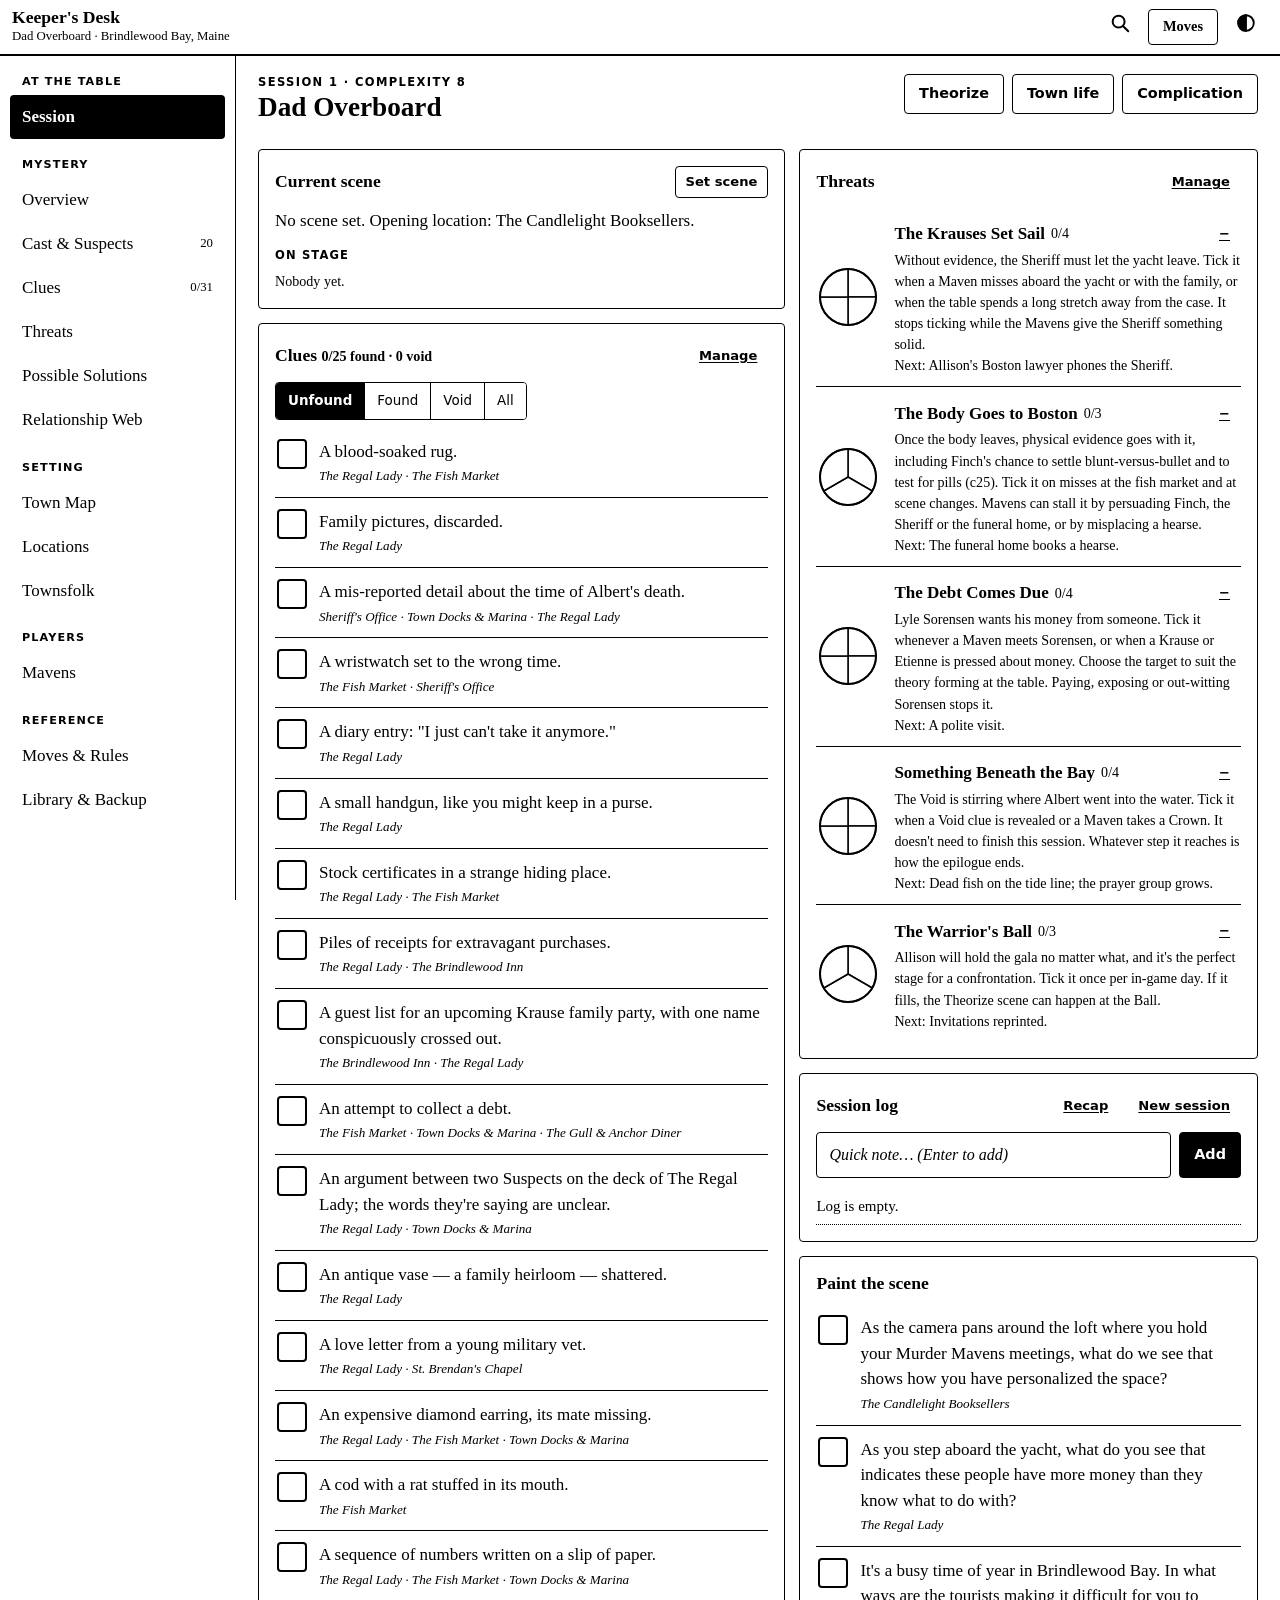
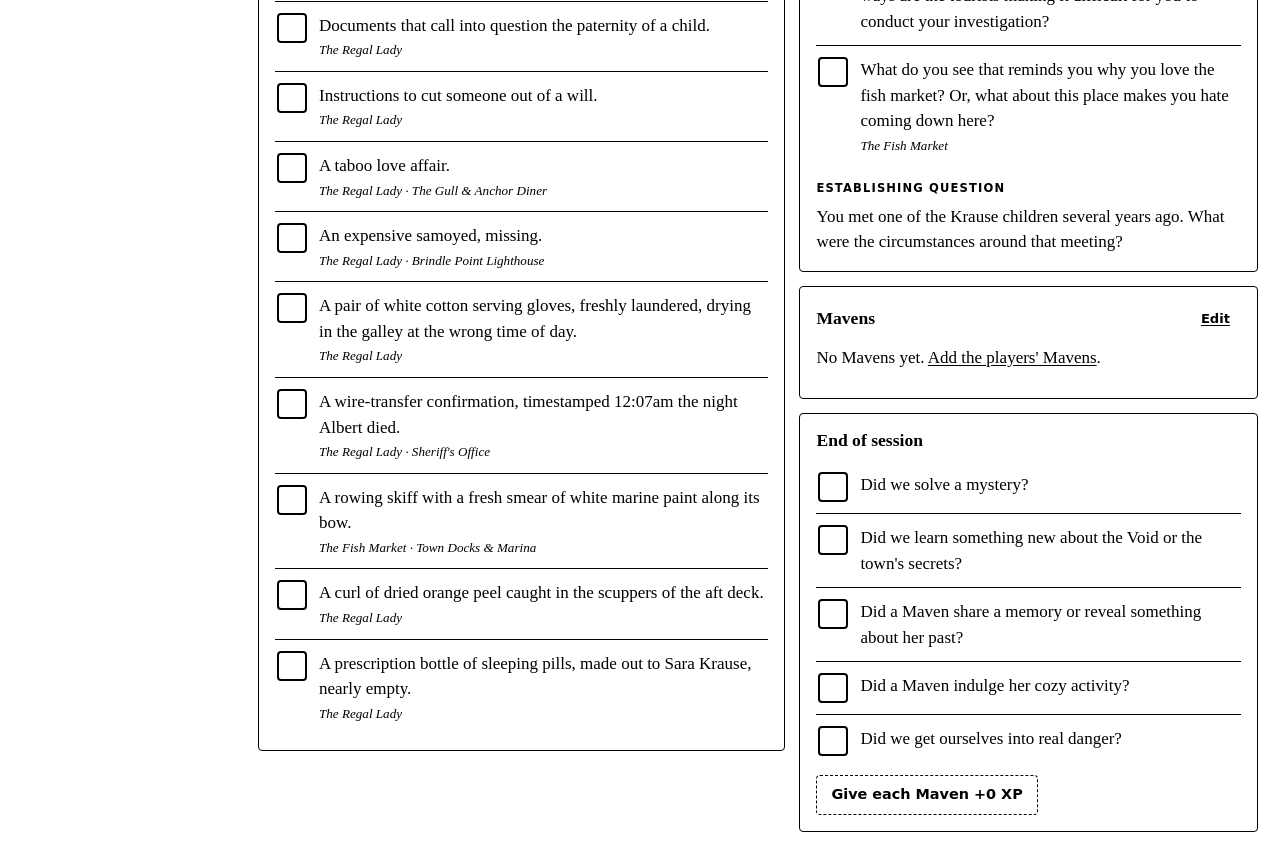
<file: index.html>
<!doctype html>
<html lang="en">
<head>
<meta charset="utf-8">
<meta name="viewport" content="width=device-width, initial-scale=1, viewport-fit=cover">
<meta name="theme-color" content="#ffffff">
<meta name="apple-mobile-web-app-capable" content="yes">
<meta name="mobile-web-app-capable" content="yes">
<meta name="apple-mobile-web-app-status-bar-style" content="default">
<meta name="apple-mobile-web-app-title" content="Keeper's Desk">
<title>Keeper's Desk</title>
<link rel="manifest" href="manifest.webmanifest">
<link rel="icon" href="icons/icon.svg" type="image/svg+xml">
<link rel="apple-touch-icon" href="icons/icon-180.png">
<link rel="stylesheet" href="css/app.css">
</head>
<body>
<div id="app">
  <header class="topbar">
    <button class="icon-btn only-phone" data-act="nav-toggle" aria-label="Menu">☰</button>
    <div class="brand" data-act="go" data-to="#/play">
      <span class="brand-text"><span class="brand-title">Keeper's Desk</span><span class="brand-sub" id="brandSub"></span></span>
    </div>
    <div class="top-actions">
      <button class="icon-btn" data-act="search" aria-label="Search"><svg width="22" height="22" viewBox="0 0 24 24" fill="none" stroke="currentColor" stroke-width="2.2" stroke-linecap="round"><circle cx="10.5" cy="10.5" r="6.5"/><path d="M15.5 15.5 21 21"/></svg></button>
      <button class="pill-btn" data-act="moves-sheet">Moves</button>
      <button class="icon-btn" data-act="theme" aria-label="Invert colours"><svg width="22" height="22" viewBox="0 0 24 24" fill="none" stroke="currentColor" stroke-width="2"><circle cx="12" cy="12" r="8.5"/><path d="M12 3.5a8.5 8.5 0 0 0 0 17z" fill="currentColor"/></svg></button>
    </div>
  </header>
  <nav class="sidebar" id="sidebar"></nav>
  <main id="main" tabindex="-1"></main>
  <nav class="tabbar" id="tabbar"></nav>
</div>
<div class="scrim" id="scrim" data-act="close-overlays"></div>
<aside class="sheet" id="sheet" aria-hidden="true"></aside>
<dialog id="modal"></dialog>
<div id="toast" role="status"></div>
<script src="js/seed.js"></script>
<script src="js/ai.js"></script>
<script src="js/app.js"></script>
</body>
</html>
</file>
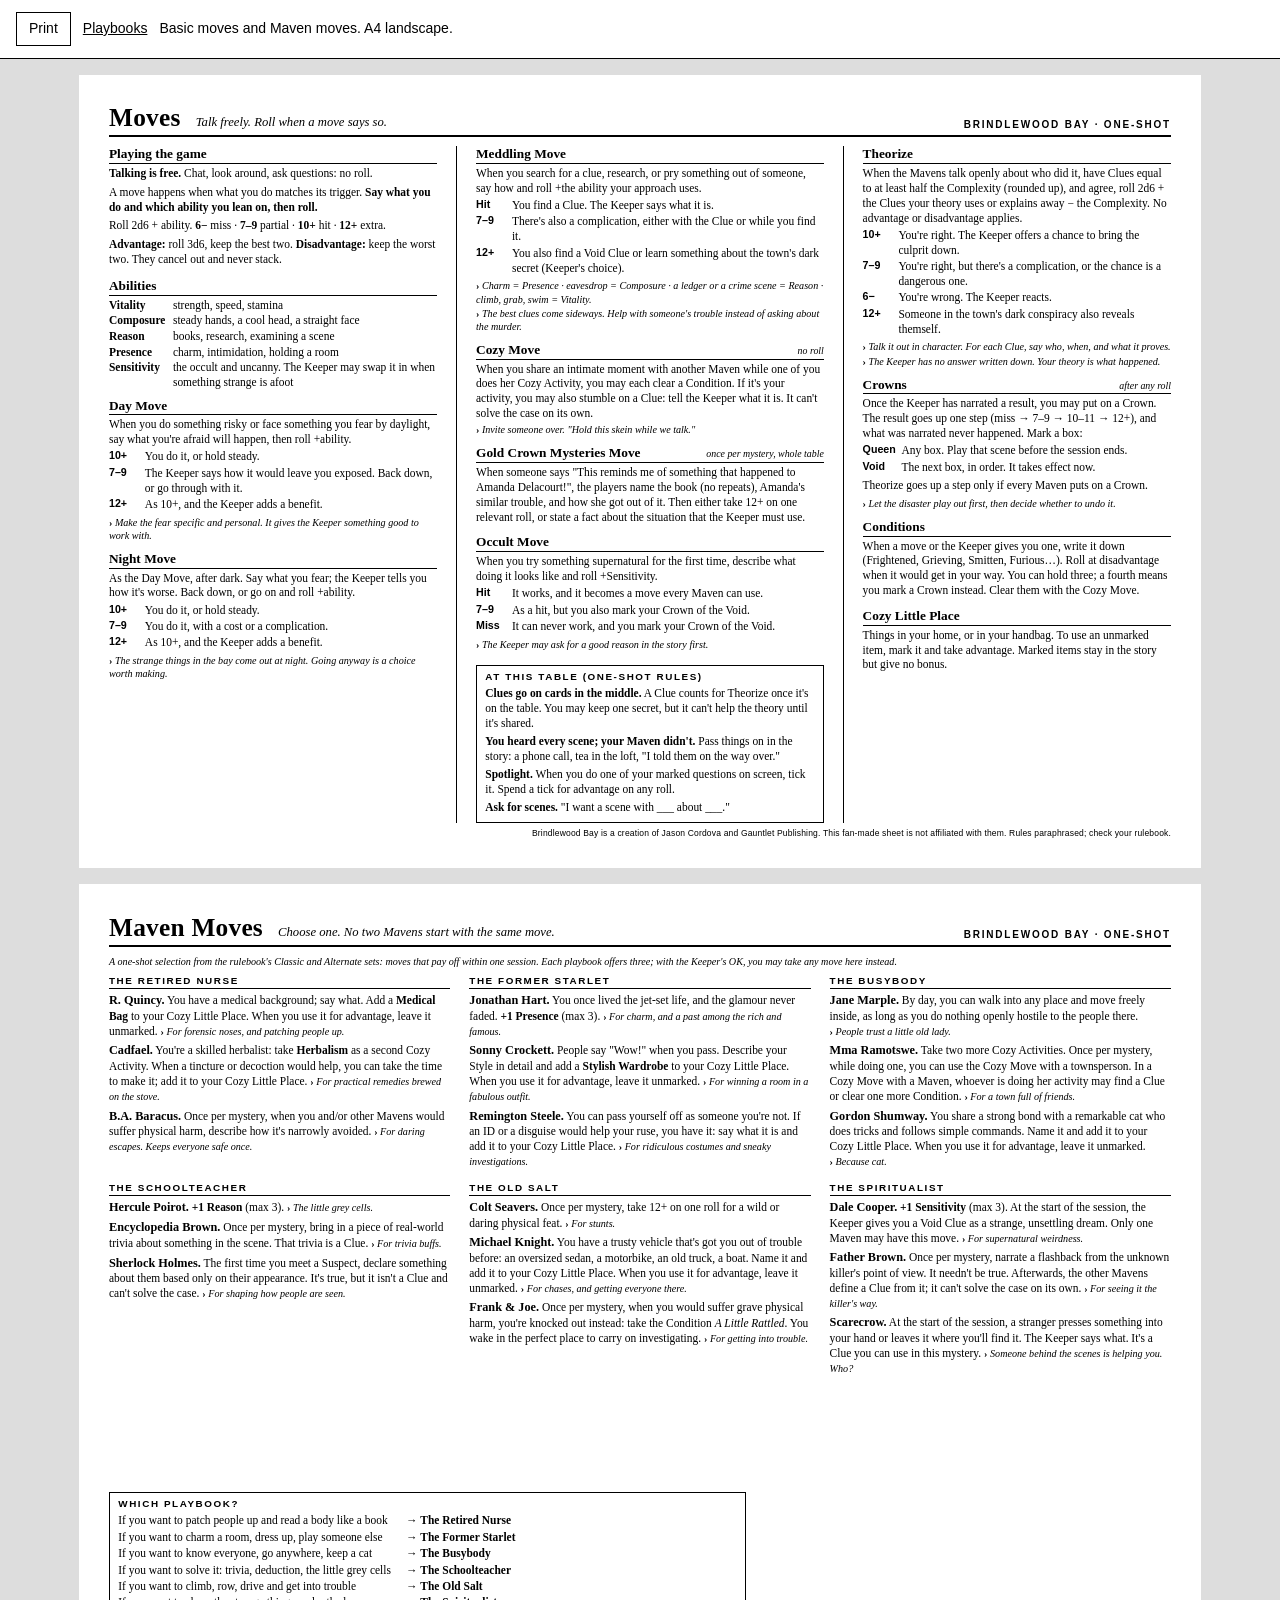
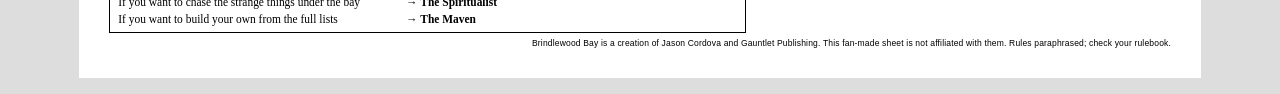
<file: print/moves.html>
<!doctype html>
<html lang="en">
<head>
<meta charset="utf-8">
<meta name="viewport" content="width=device-width, initial-scale=1">
<title>One-shot Moves</title>
<link rel="stylesheet" href="print.css">
</head>
<body data-sheet="moves">
<div class="toolbar">
  <button id="print">Print</button>
  <a href="playbooks.html">Playbooks</a>
  <span>Basic moves and Maven moves. A4 landscape.</span>
</div>
<main id="sheets"></main>
<script src="oneshot-data.js"></script>
<script src="render.js"></script>
</body>
</html>
</file>
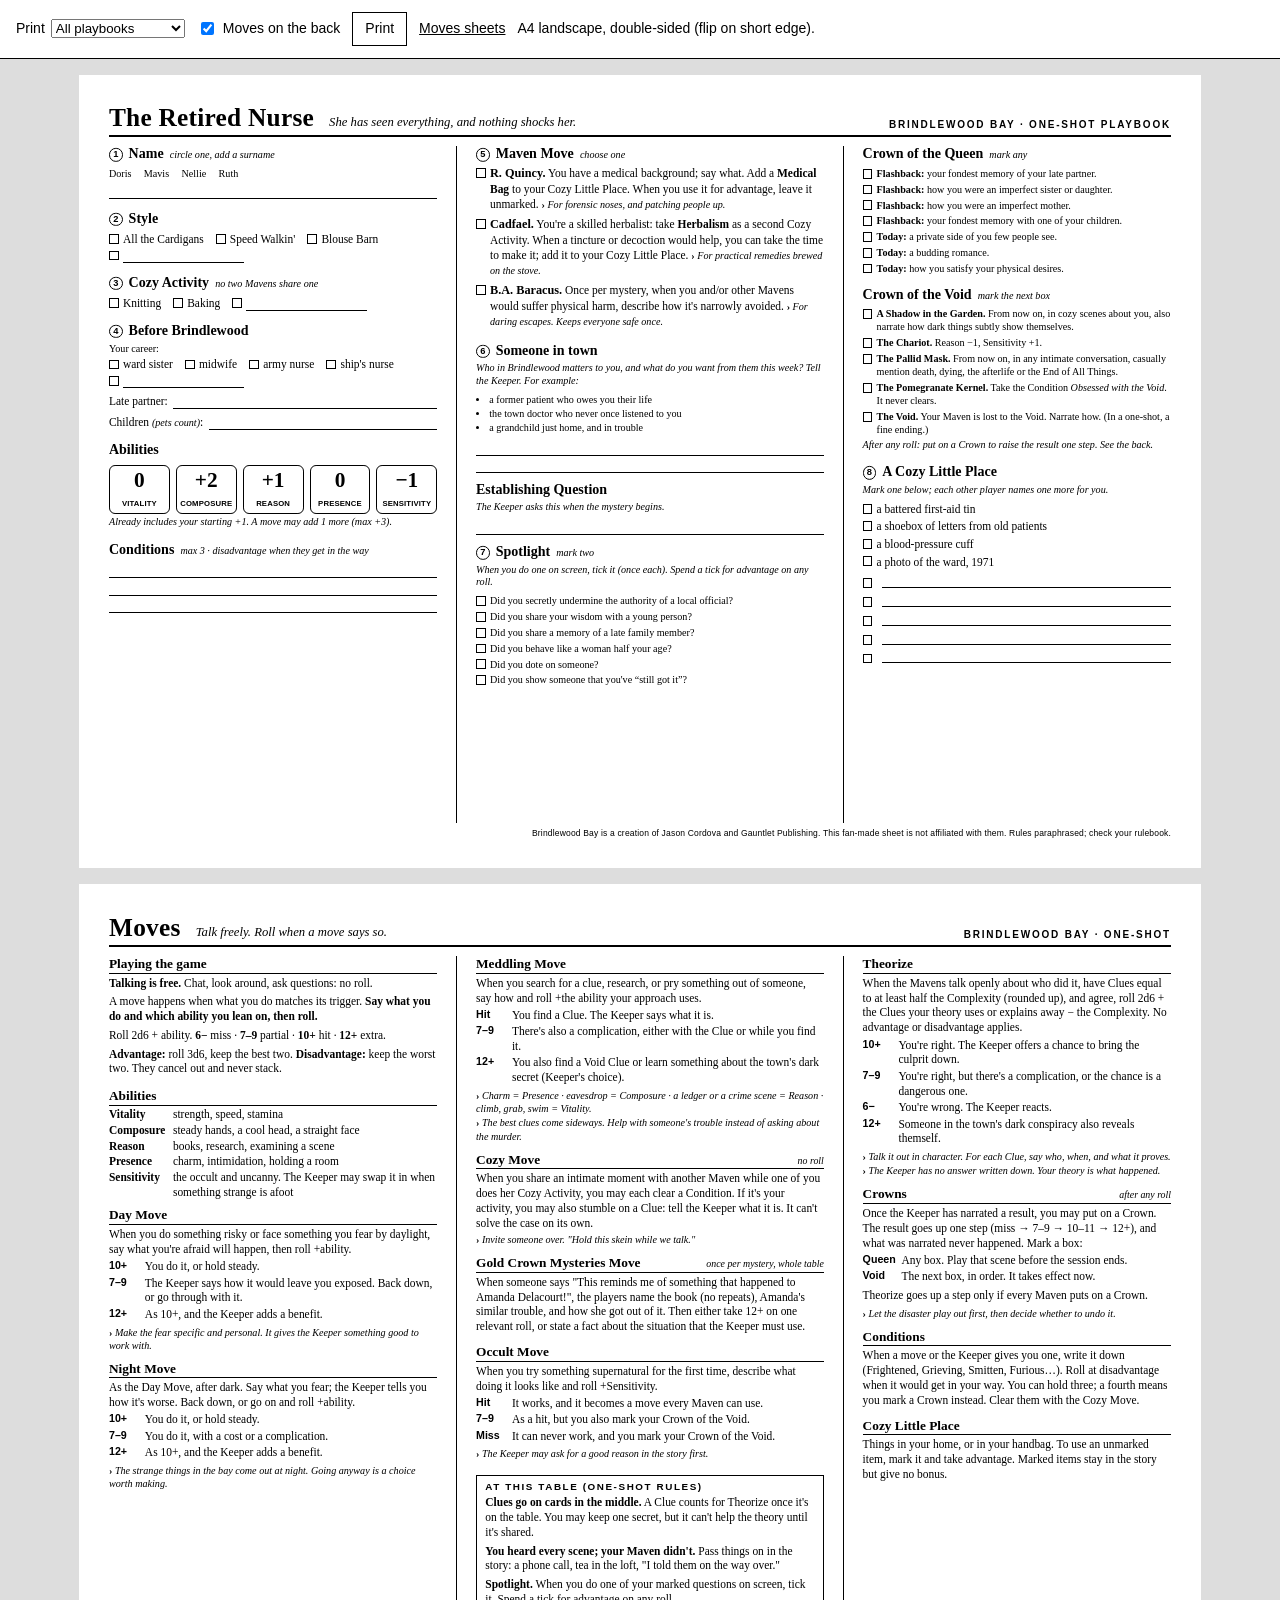
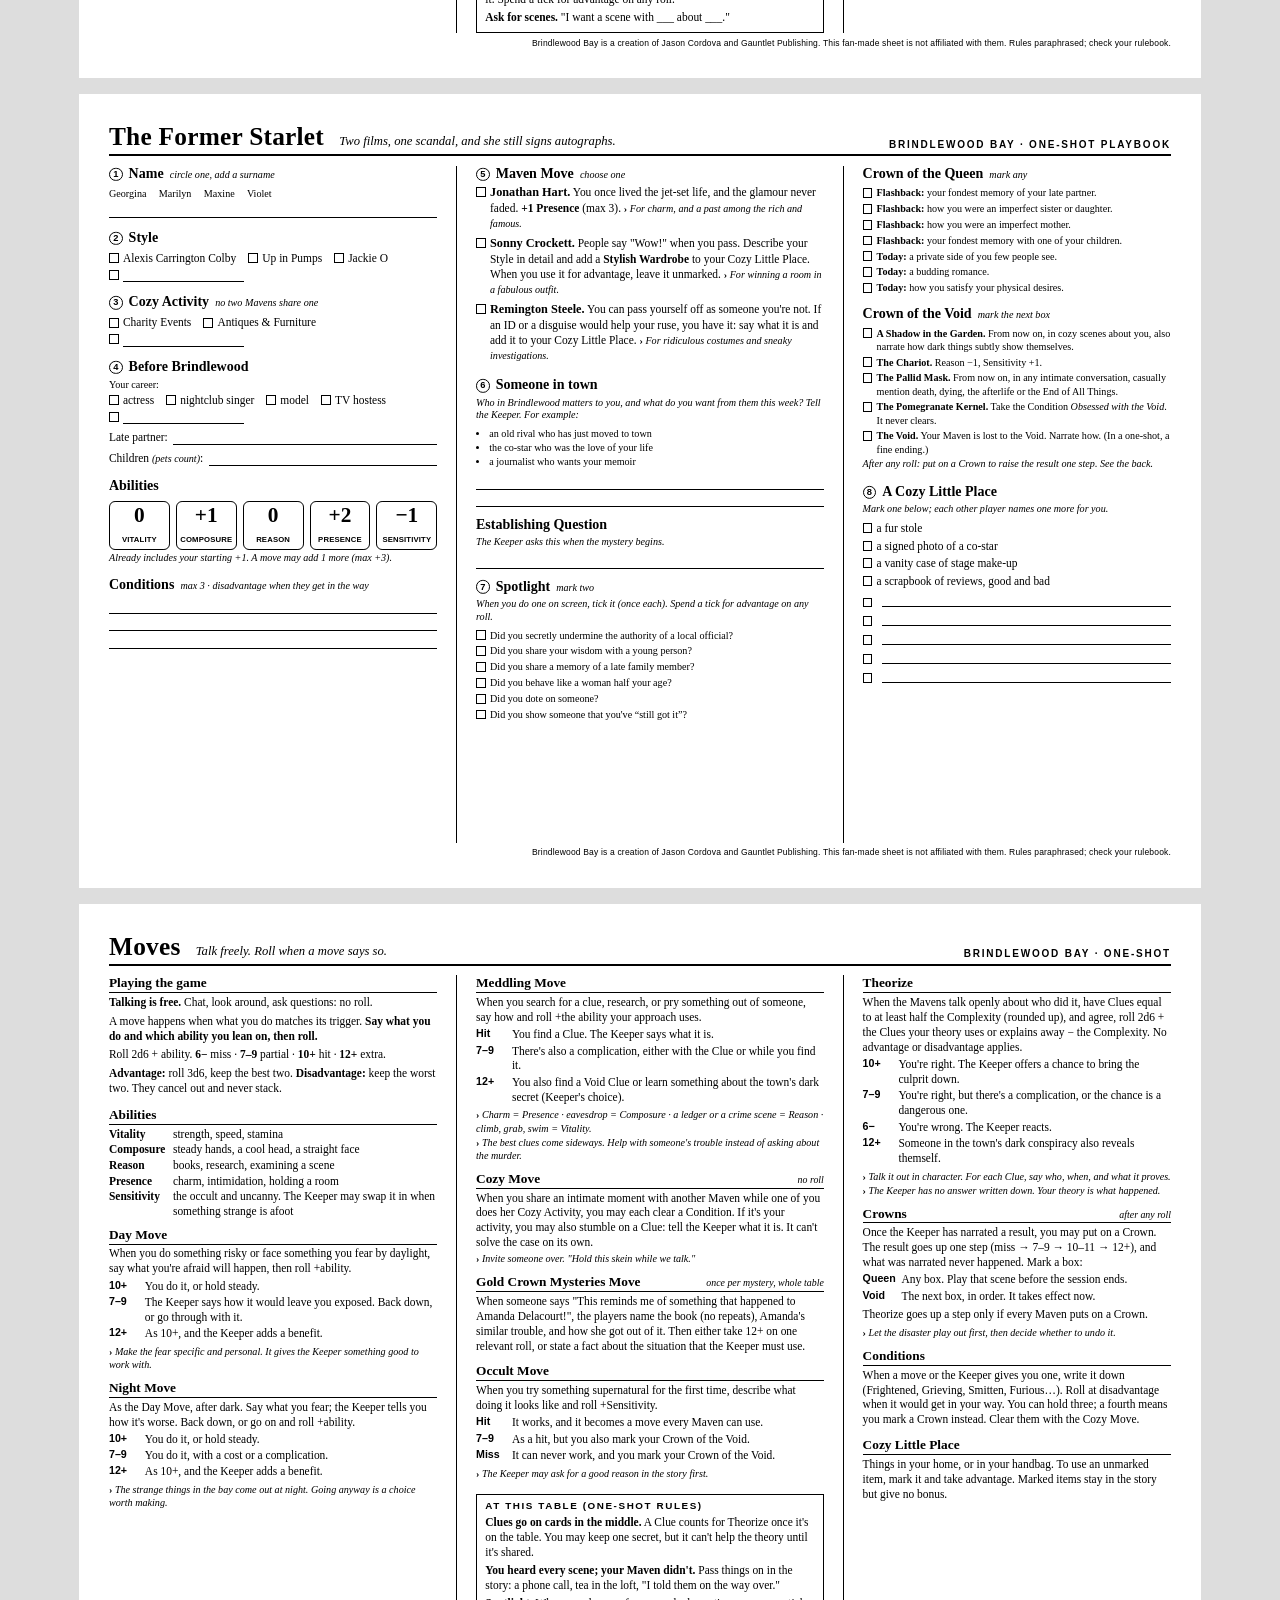
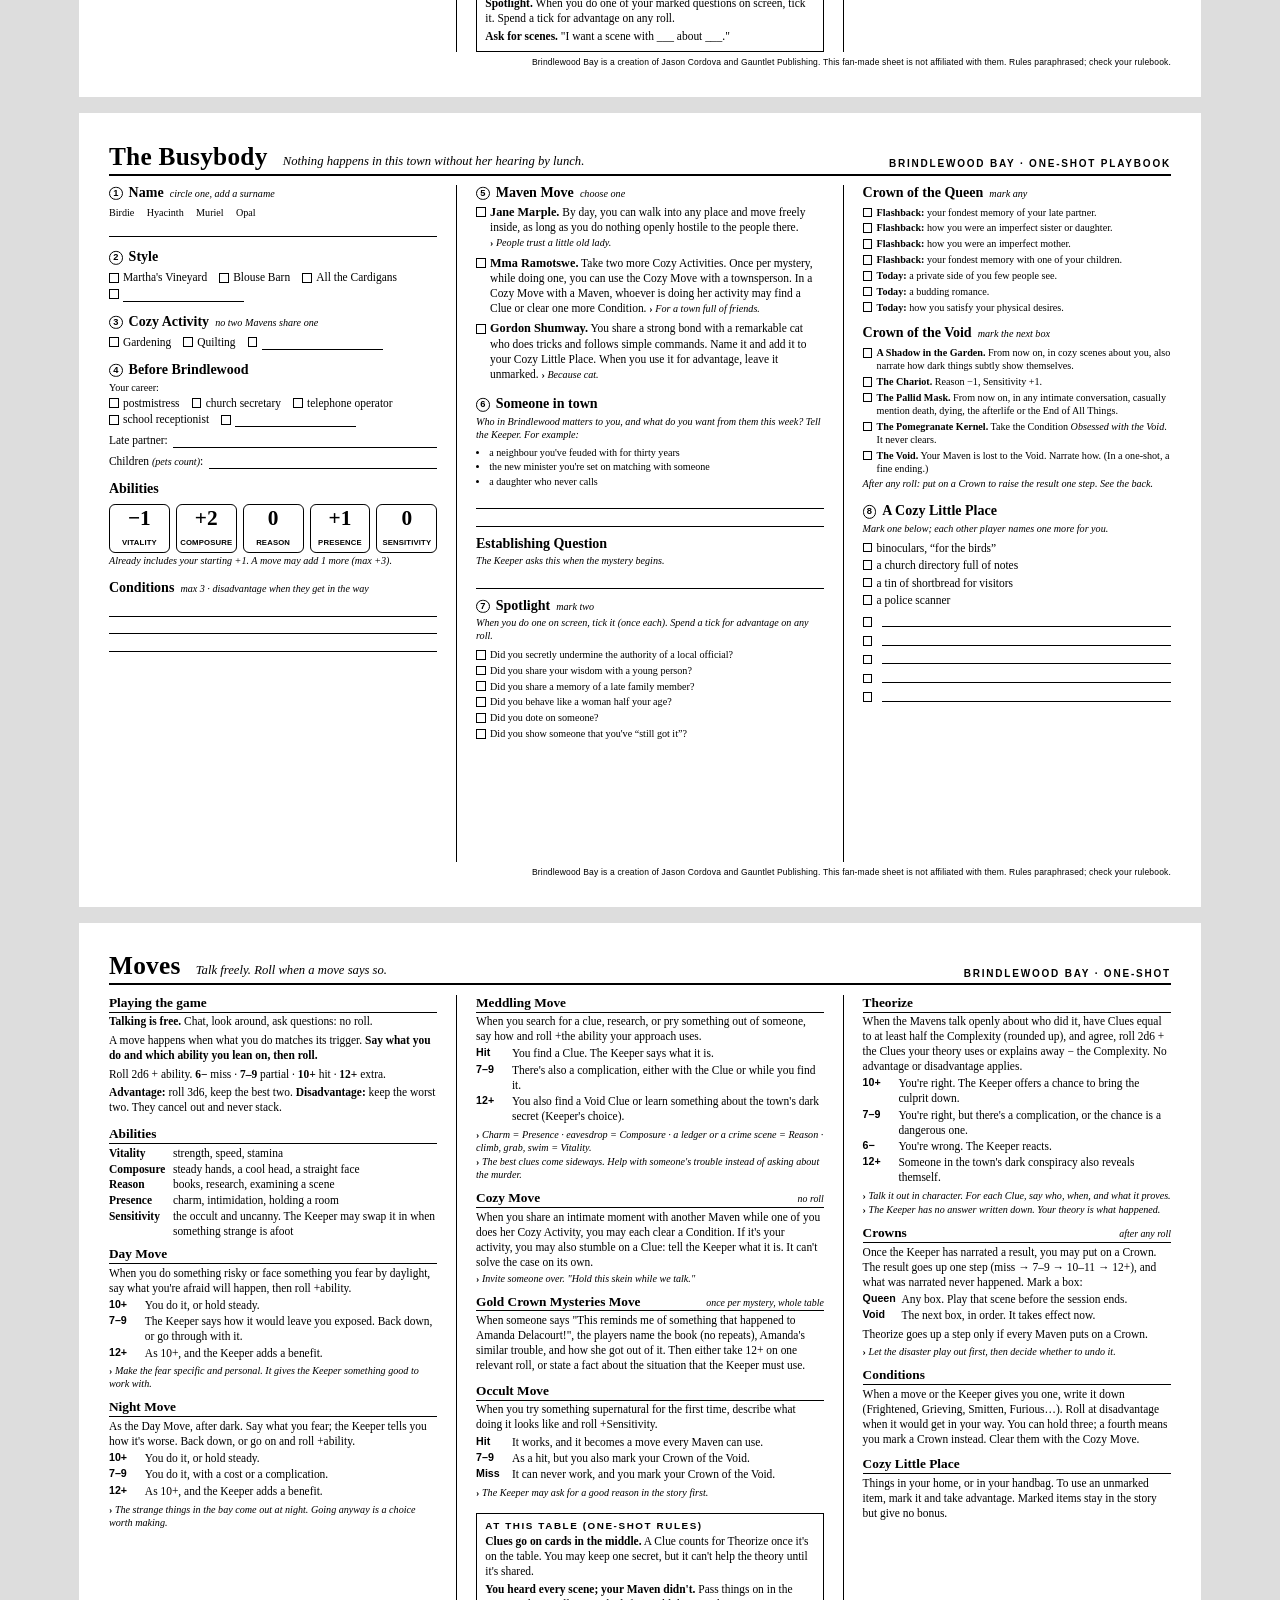
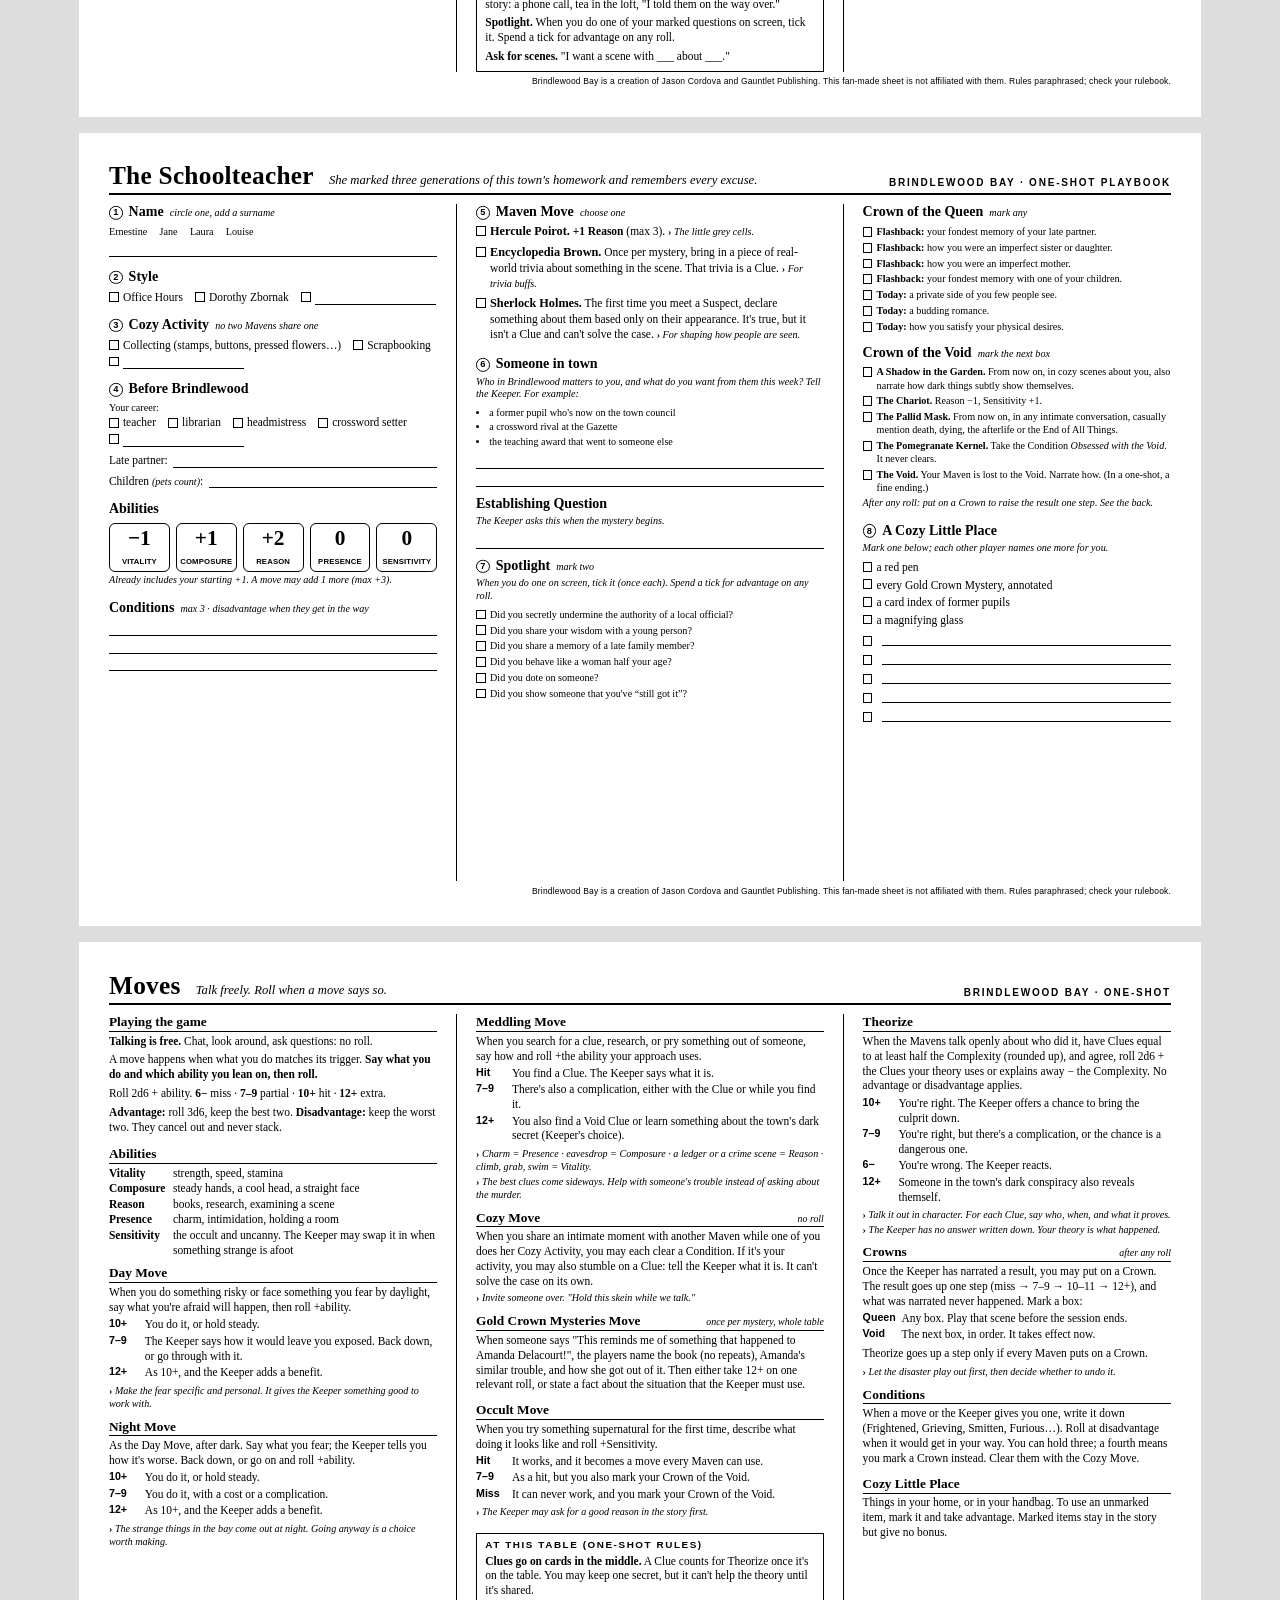
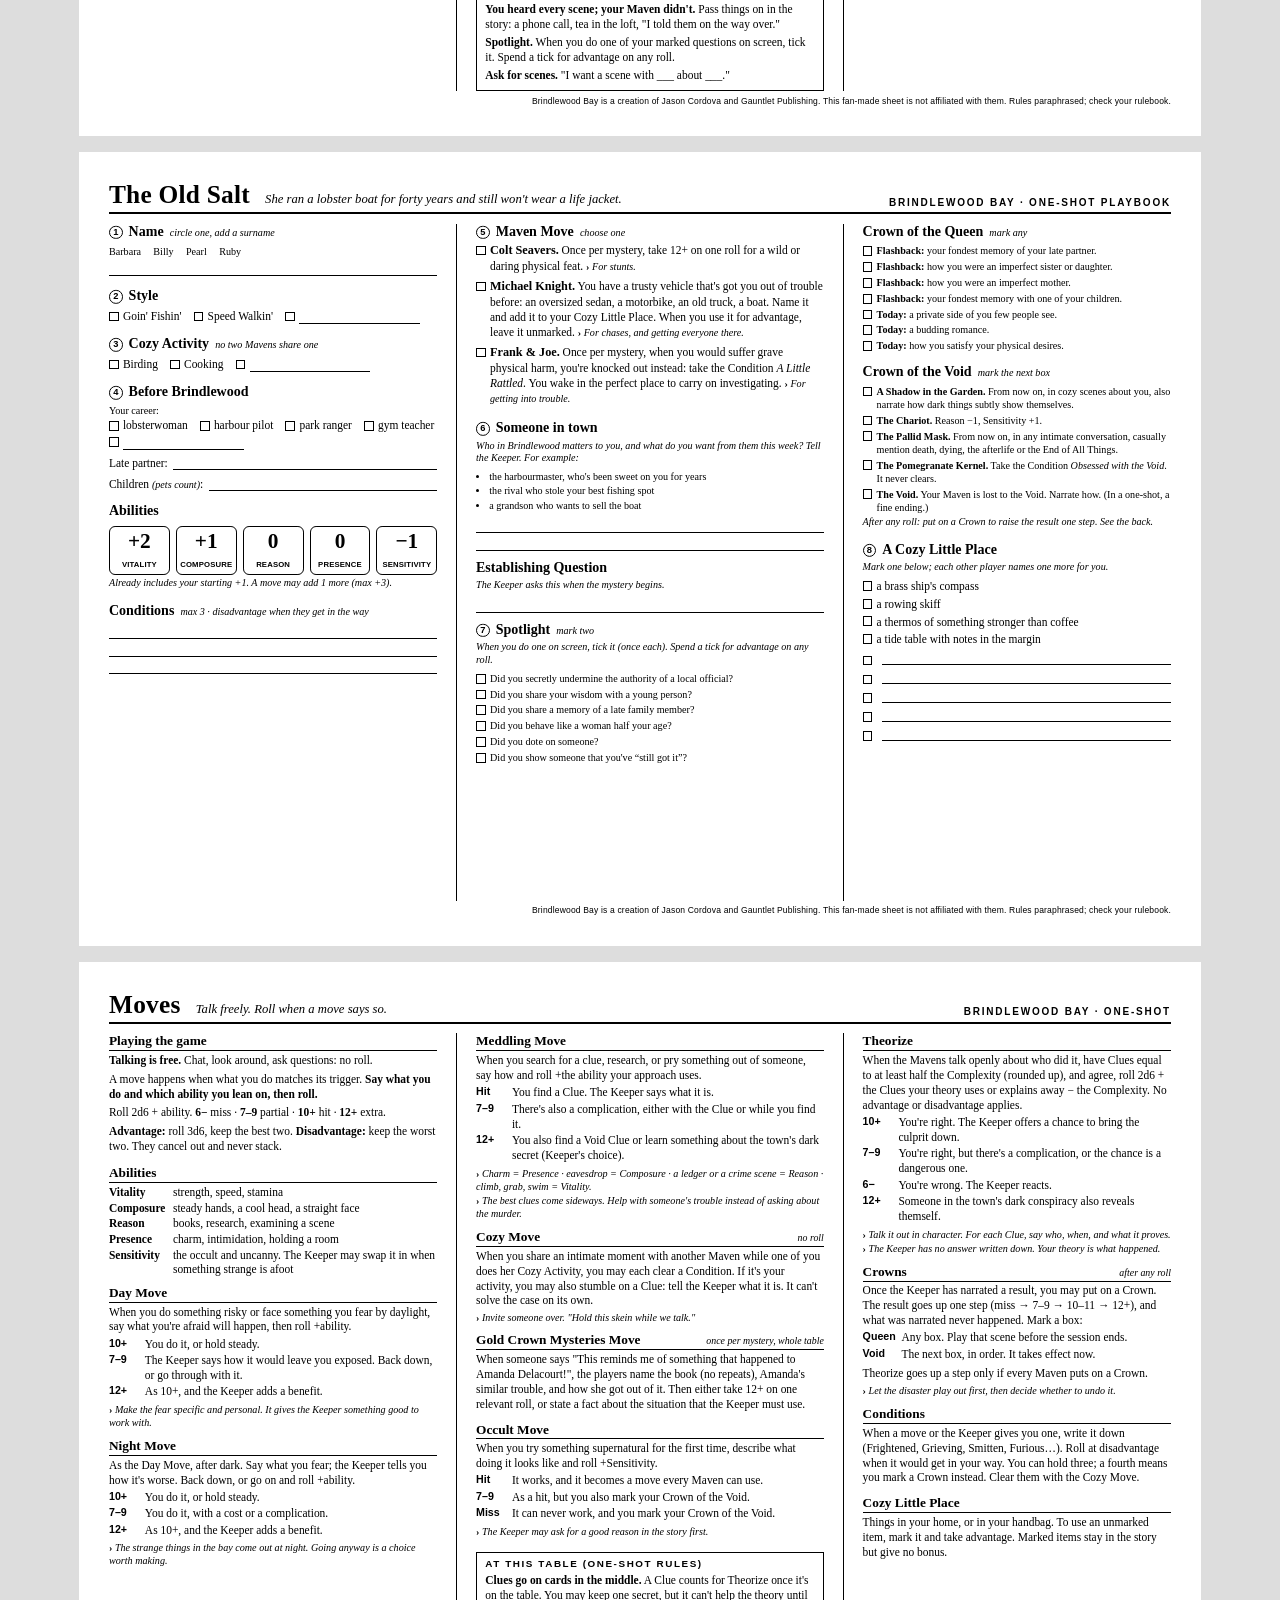
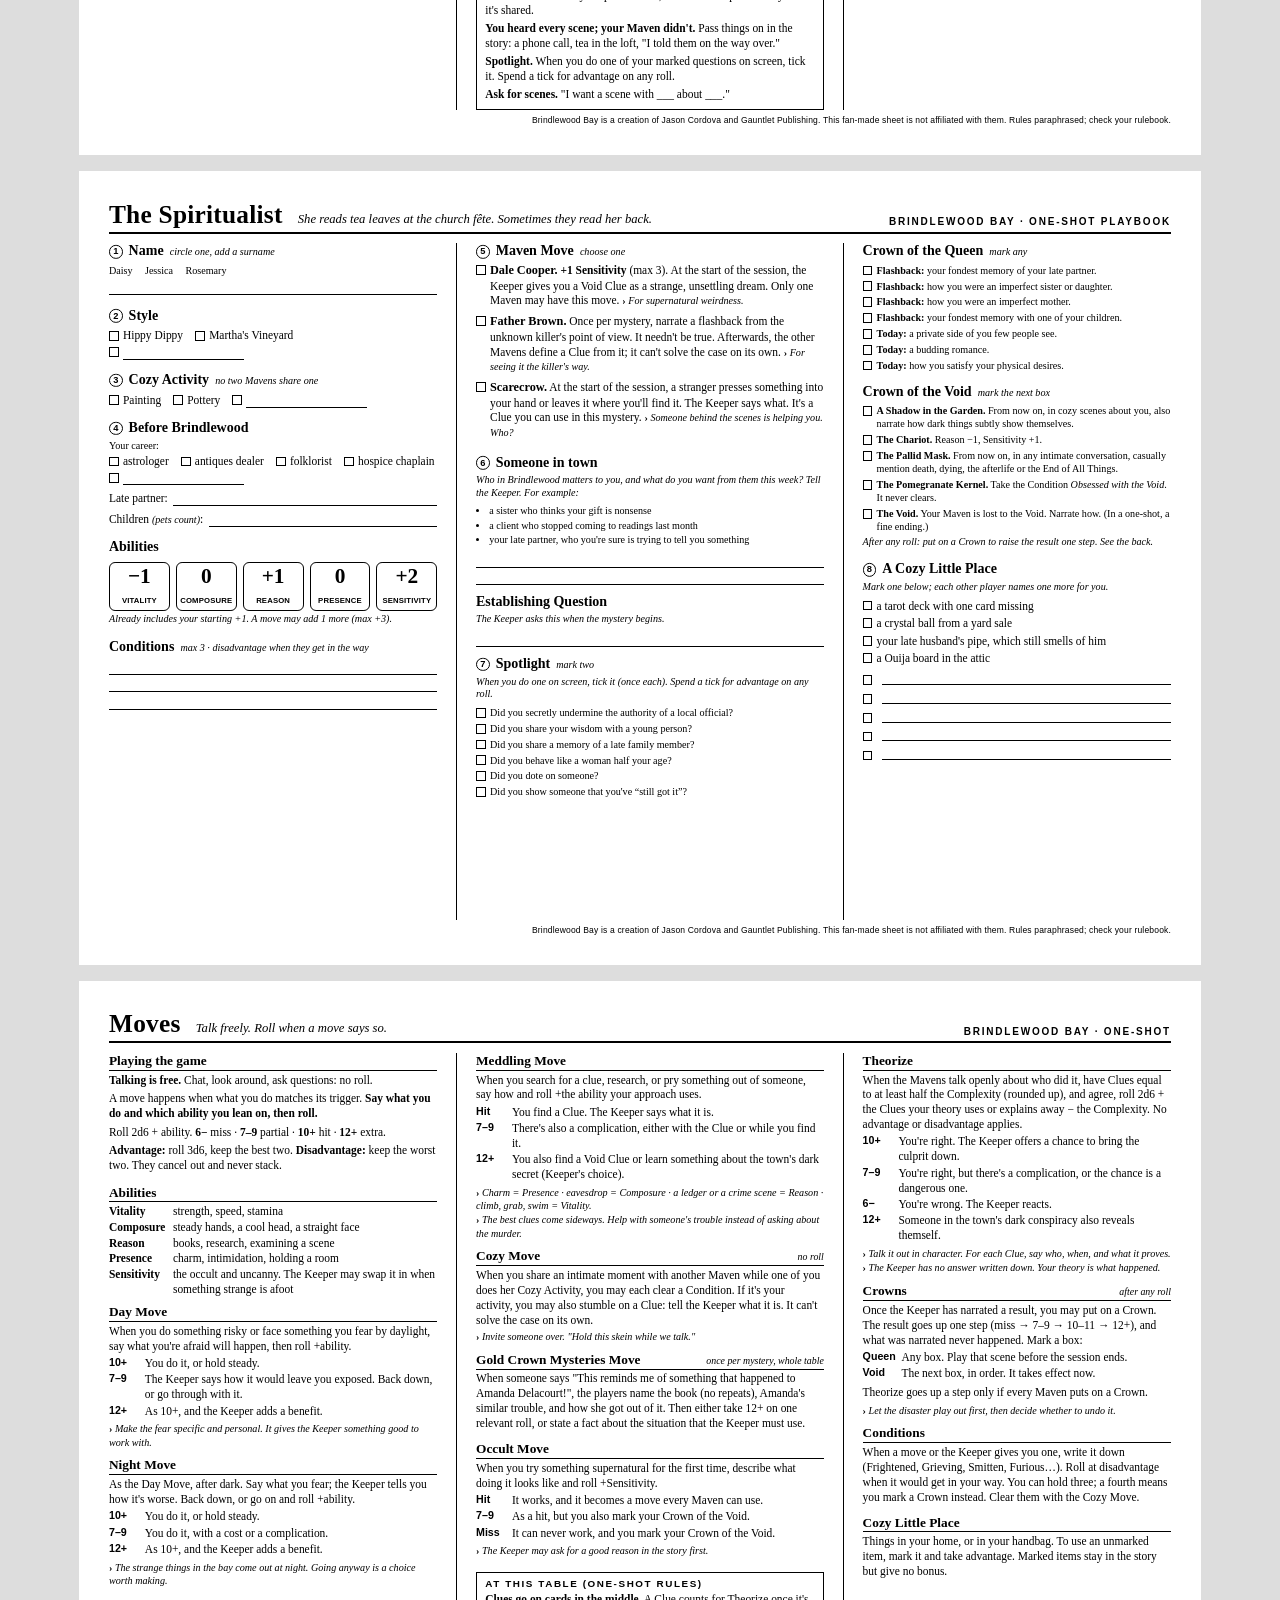
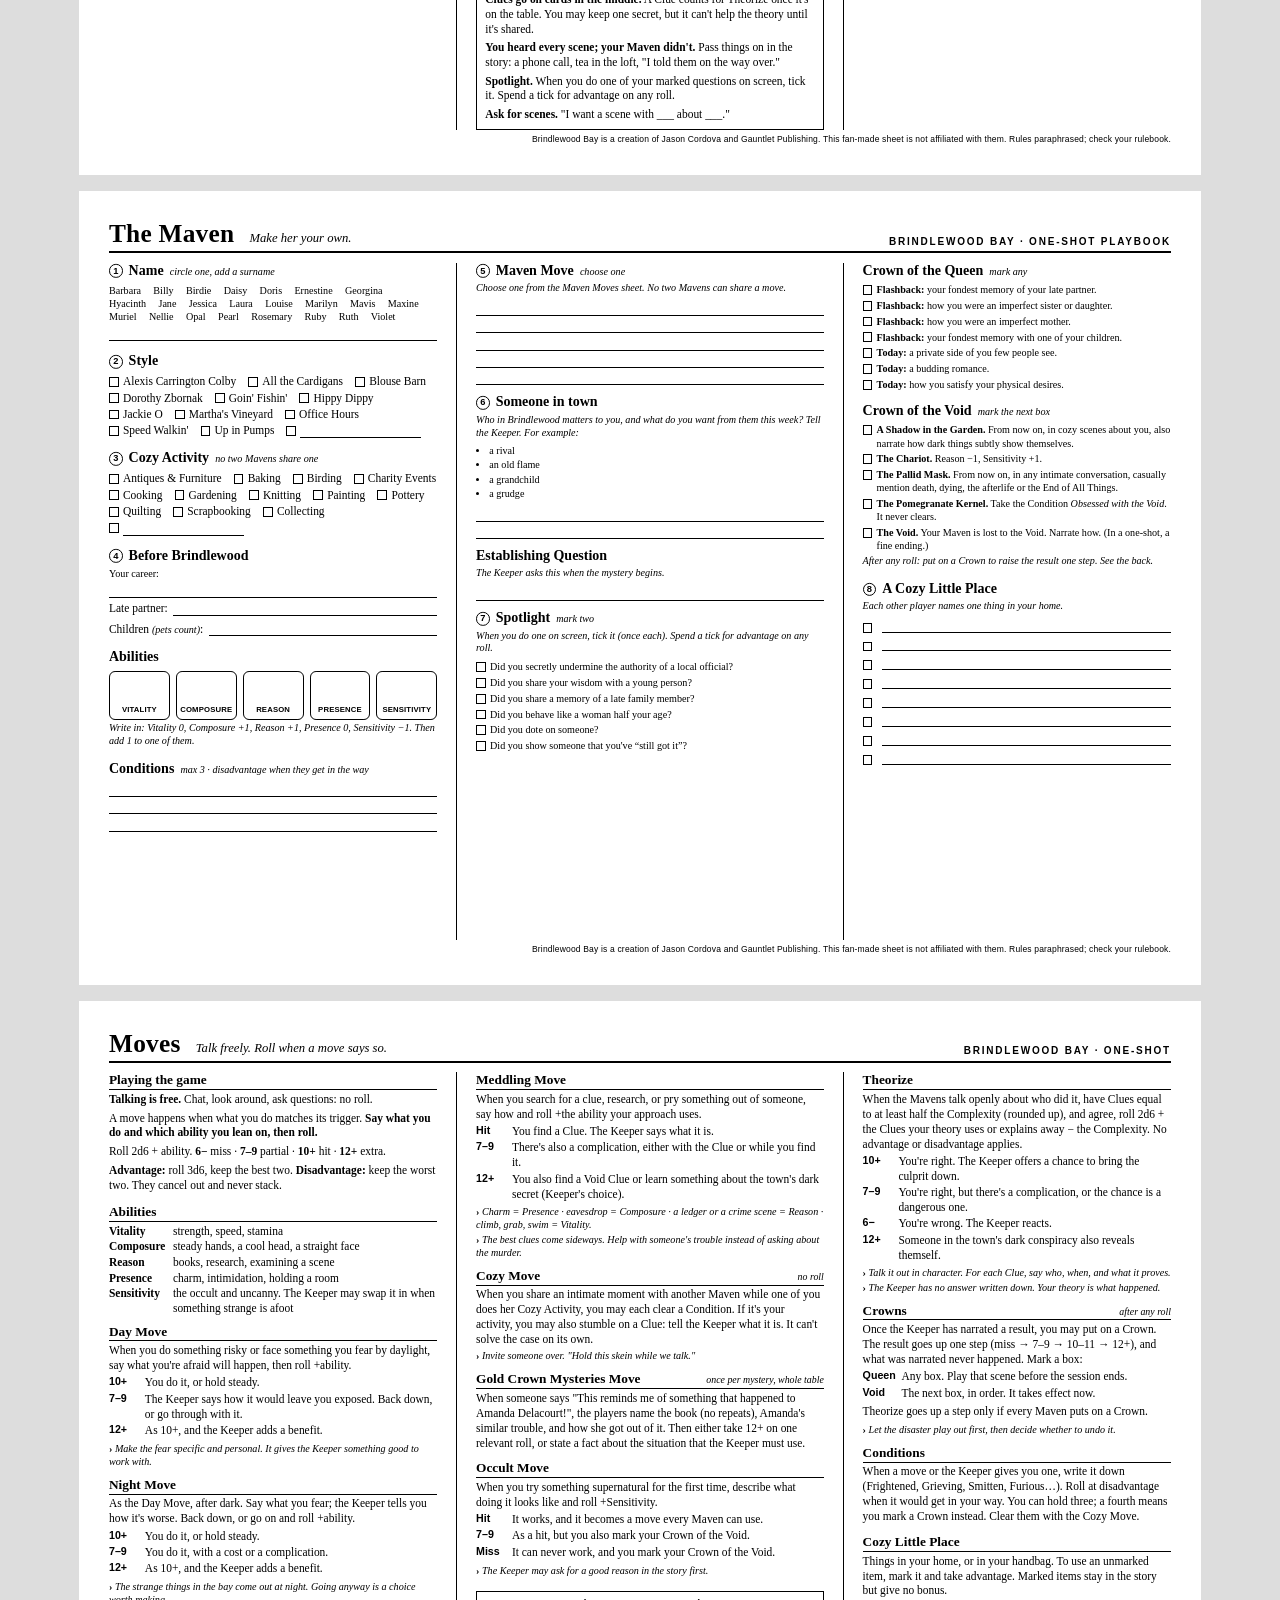
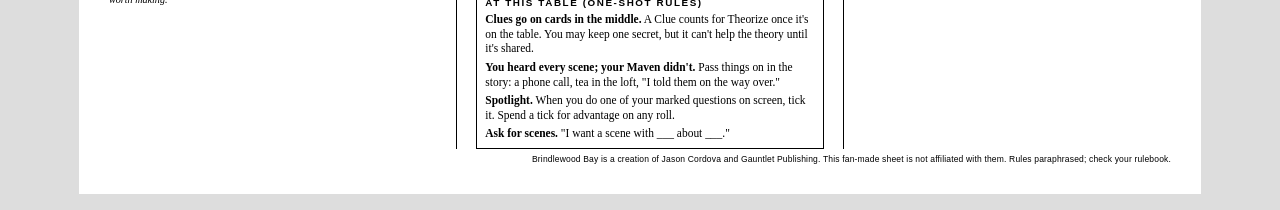
<file: print/playbooks.html>
<!doctype html>
<html lang="en">
<head>
<meta charset="utf-8">
<meta name="viewport" content="width=device-width, initial-scale=1">
<title>One-shot Playbooks</title>
<link rel="stylesheet" href="print.css">
</head>
<body data-sheet="playbooks">
<div class="toolbar">
  <label>Print <select id="which"></select></label>
  <label><input type="checkbox" id="backs" checked> Moves on the back</label>
  <button id="print">Print</button>
  <a href="moves.html">Moves sheets</a>
  <span>A4 landscape, double-sided (flip on short edge).</span>
</div>
<main id="sheets"></main>
<script src="oneshot-data.js"></script>
<script src="render.js"></script>
</body>
</html>
</file>
<file: css/app.css>
/* Keeper's Desk — minimal, pure black & white (eInk-friendly).
   Two tokens only: --fg and --bg. Legacy names map onto them so inline styles stay monochrome.
   No shadows, gradients, greys, transparency or motion. State is shown by fill/inversion, weight, border style. */
:root {
  --fg: #000;
  --bg: #fff;
  --serif: "Iowan Old Style", "Palatino Linotype", Palatino, "Book Antiqua", Georgia, serif;
  --sans: -apple-system, BlinkMacSystemFont, "Segoe UI", system-ui, Roboto, sans-serif;
  --top-h: 56px;
  --side-w: 236px;
  --tab-h: 58px;
  --radius: 4px;
  color-scheme: light;
}
:root[data-theme="dark"] { --fg: #fff; --bg: #000; color-scheme: dark; }
:root {
  --ink: var(--fg); --ink-2: var(--fg); --muted: var(--fg); --line: var(--fg);
  --accent: var(--fg); --brass: var(--fg); --sea: var(--fg); --void: var(--fg); --ok: var(--fg);
  --paper: var(--bg); --card: var(--bg); --card-2: var(--bg); --water: var(--bg); --land: var(--bg);
  --accent-soft: var(--bg); --brass-soft: var(--bg); --sea-soft: var(--bg); --void-soft: var(--bg); --ok-soft: var(--bg);
}

*, *::before, *::after { box-sizing: border-box; transition: none !important; animation: none !important; box-shadow: none !important; text-shadow: none !important; }
html { -webkit-text-size-adjust: 100%; scroll-behavior: auto; }
body {
  margin: 0; background: var(--bg); color: var(--fg); font: 17px/1.5 var(--serif);
  -webkit-tap-highlight-color: transparent; overscroll-behavior-y: none;
}
button, input, select, textarea { font: inherit; color: inherit; }
button { cursor: pointer; }
h1, h2, h3, h4 { font-family: var(--serif); font-weight: 700; line-height: 1.2; margin: 0 0 .4em; }
h1 { font-size: 1.7rem; } h2 { font-size: 1.3rem; } h3 { font-size: 1.1rem; } h4 { font-size: 1rem; }
p { margin: 0 0 .7em; }
a { color: var(--fg); text-decoration: underline; text-underline-offset: 2px; }
.pre { white-space: pre-line; }
.muted { color: var(--fg); }
.small { font-size: .88rem; }
.serif { font-family: var(--serif); }
.hidden { display: none !important; }
:focus-visible { outline: 2px solid var(--fg); outline-offset: 2px; }

/* ---------- Layout ---------- */
.topbar {
  position: fixed; inset: 0 0 auto 0; height: calc(var(--top-h) + env(safe-area-inset-top));
  padding: env(safe-area-inset-top) max(12px, env(safe-area-inset-right)) 0 max(12px, env(safe-area-inset-left));
  display: flex; align-items: center; gap: 10px; background: var(--bg); color: var(--fg); border-bottom: 2px solid var(--fg); z-index: 30;
}
.brand { display: flex; align-items: center; gap: 10px; cursor: pointer; min-width: 0; flex: 1; }
.brand-mark { display: none; }
.brand-text { display: flex; flex-direction: column; min-width: 0; }
.brand-title { font-family: var(--serif); font-weight: 700; font-size: 1.1rem; line-height: 1.1; }
.brand-sub { font-size: .8rem; white-space: nowrap; overflow: hidden; text-overflow: ellipsis; }
.top-actions { display: flex; gap: 6px; align-items: center; }
.icon-btn { min-width: 44px; height: 44px; border: 0; border-radius: var(--radius); background: transparent; color: inherit; font-size: 1.3rem; }
.icon-btn:active { background: var(--fg); color: var(--bg); }
.pill-btn { height: 36px; padding: 0 14px; border-radius: var(--radius); border: 1px solid var(--fg); background: transparent; color: inherit; font-weight: 700; font-size: .9rem; }
.pill-btn:active { background: var(--fg); color: var(--bg); }

.sidebar {
  position: fixed; top: calc(var(--top-h) + env(safe-area-inset-top)); bottom: 0; left: 0; width: var(--side-w);
  padding: 14px 10px calc(14px + env(safe-area-inset-bottom)) max(10px, env(safe-area-inset-left));
  overflow-y: auto; background: var(--bg); border-right: 1px solid var(--fg); z-index: 25;
}
.sidebar .group { margin-bottom: 14px; }
.sidebar .group-title { font-family: var(--sans); font-size: .7rem; text-transform: uppercase; letter-spacing: .1em; font-weight: 700; padding: 4px 12px; }
.sidebar a { display: flex; align-items: center; gap: 10px; padding: 9px 12px; border-radius: var(--radius); color: var(--fg); text-decoration: none; min-height: 44px; }
.sidebar a.active { background: var(--fg); color: var(--bg); font-weight: 700; }
.sidebar a .count { margin-left: auto; font-size: .8rem; font-variant-numeric: tabular-nums; }

main {
  padding: calc(var(--top-h) + env(safe-area-inset-top) + 18px) max(22px, env(safe-area-inset-right)) calc(30px + env(safe-area-inset-bottom)) calc(var(--side-w) + 22px);
  max-width: 1400px; outline: none;
}
.tabbar { display: none; }
.only-phone { display: none; }

@media (max-width: 760px) {
  .only-phone { display: inline-block; }
  .pill-btn { padding: 0 10px; }
  .sidebar { display: none; width: 270px; border-right: 2px solid var(--fg); }
  body.nav-open .sidebar { display: block; }
  main { padding: calc(var(--top-h) + env(safe-area-inset-top) + 12px) max(16px, env(safe-area-inset-right)) calc(var(--tab-h) + env(safe-area-inset-bottom) + 20px) max(16px, env(safe-area-inset-left)); }
  .tabbar {
    display: flex; position: fixed; inset: auto 0 0 0; height: calc(var(--tab-h) + env(safe-area-inset-bottom));
    padding-bottom: env(safe-area-inset-bottom); background: var(--bg); border-top: 2px solid var(--fg); z-index: 28;
  }
  .tabbar a { flex: 1; display: flex; align-items: center; justify-content: center; text-decoration: none; color: var(--fg); font-size: .85rem; }
  .tabbar a.active { background: var(--fg); color: var(--bg); font-weight: 700; }
  h1 { font-size: 1.45rem; }
}

/* ---------- Building blocks ---------- */
.page-head { display: flex; align-items: flex-start; gap: 12px; margin-bottom: 14px; flex-wrap: wrap; }
.page-head .grow { flex: 1; min-width: 200px; }
.page-head .eyebrow { font-family: var(--sans); font-size: .72rem; letter-spacing: .12em; text-transform: uppercase; font-weight: 700; }
.subtabs { display: flex; gap: 0; overflow-x: auto; margin: 0 0 16px; border-bottom: 1px solid var(--fg); scrollbar-width: none; }
.subtabs::-webkit-scrollbar { display: none; }
.subtabs a { flex: none; padding: 8px 14px; color: var(--fg); text-decoration: none; font-size: .92rem; min-height: 40px; display: inline-flex; align-items: center; border-bottom: 3px solid transparent; }
.subtabs a.active { border-bottom-color: var(--fg); font-weight: 700; }

.card { background: var(--bg); border: 1px solid var(--fg); border-radius: var(--radius); padding: 16px; margin-bottom: 14px; min-width: 0; }
.card.tight { padding: 12px; }
.card-head { display: flex; align-items: center; gap: 8px; margin-bottom: 10px; }
.card-head h2, .card-head h3 { margin: 0; flex: 1; }
.card.tap { cursor: pointer; }
.card.tap:active { outline: 2px solid var(--fg); }

.grid { display: grid; gap: 14px; }
.grid > .card { margin-bottom: 0; }
.cols-2 { grid-template-columns: repeat(auto-fill, minmax(300px, 1fr)); }
.cols-3 { grid-template-columns: repeat(auto-fill, minmax(240px, 1fr)); }
.play-grid { display: grid; gap: 14px; grid-template-columns: minmax(0, 1.15fr) minmax(0, 1fr); align-items: start; }
.play-grid > div > .card:last-child { margin-bottom: 0; }
@media (max-width: 1050px) { .play-grid { grid-template-columns: 1fr; } }

.btn { display: inline-flex; align-items: center; justify-content: center; gap: 6px; min-height: 40px; padding: 0 14px; border-radius: var(--radius); border: 1px solid var(--fg); background: var(--bg); color: var(--fg); font-family: var(--sans); font-weight: 600; font-size: .9rem; text-decoration: none; white-space: nowrap; }
.btn:active, .btn.primary { background: var(--fg); color: var(--bg); }
.btn.primary:active { background: var(--bg); color: var(--fg); }
.btn.ghost { border-color: transparent; text-decoration: underline; text-underline-offset: 2px; }
.btn.danger { border-width: 2px; }
.btn:disabled { border-style: dashed; cursor: default; }
.btn.sm { min-height: 32px; padding: 0 10px; font-size: .82rem; }
.btn-row { display: flex; gap: 8px; flex-wrap: wrap; align-items: center; }

.badge { display: inline-flex; align-items: center; gap: 4px; font-family: var(--sans); font-size: .72rem; font-weight: 700; padding: 1px 7px; border-radius: var(--radius); border: 1px solid var(--fg); background: var(--bg); color: var(--fg); vertical-align: middle; white-space: nowrap; }
.badge.suspect { background: var(--fg); color: var(--bg); }
.badge.void, .badge.added { border-style: dashed; }
.badge.found { border-width: 2px; }
.badge.sea { border-color: transparent; padding-left: 0; }

.chips { display: flex; flex-wrap: wrap; gap: 6px; }
.chip { display: inline-flex; align-items: center; gap: 6px; padding: 4px 11px; border-radius: var(--radius); border: 1px solid var(--fg); background: var(--bg); font-size: .88rem; color: var(--fg); text-decoration: none; min-height: 32px; }
.chip.on { background: var(--fg); color: var(--bg); }
.chip.void { border-style: dashed; }
.chip.found { border-width: 2px; font-weight: 700; }
.chip button { border: 0; background: none; padding: 0 0 0 2px; color: inherit; font-size: 1rem; line-height: 1; }
.chip input[type=checkbox] { accent-color: var(--fg); }

.quote { font-family: var(--serif); font-style: italic; font-size: 1.08rem; border-left: 3px solid var(--fg); padding: 4px 0 4px 14px; margin: 8px 0 12px; }
.quote.big { font-size: 1.3rem; }
.dl { display: grid; grid-template-columns: max-content 1fr; gap: 6px 14px; margin: 0; }
.dl dt { font-family: var(--sans); font-size: .72rem; text-transform: uppercase; letter-spacing: .08em; font-weight: 700; padding-top: 4px; }
.dl dd { margin: 0; }
@media (max-width: 480px) { .dl { grid-template-columns: 1fr; gap: 0 0; } .dl dd { margin-bottom: 8px; } }
.section-label { font-family: var(--sans); font-size: .72rem; text-transform: uppercase; letter-spacing: .1em; font-weight: 700; margin: 14px 0 6px; }
.hr { height: 0; background: none; border: 0; border-top: 1px solid var(--fg); margin: 14px 0; }
.empty { padding: 22px; text-align: center; border: 1px dashed var(--fg); border-radius: var(--radius); }
.note-banner { padding: 10px 14px; border: 1px dashed var(--fg); border-radius: var(--radius); font-size: .88rem; margin-bottom: 14px; }

/* ---------- Lists ---------- */
.list { list-style: none; margin: 0; padding: 0; }
.list > li { display: flex; gap: 12px; align-items: flex-start; padding: 11px 2px; border-bottom: 1px solid var(--fg); }
.list > li:last-child { border-bottom: 0; }
.list > li.sel { outline: 2px solid var(--fg); outline-offset: -2px; padding-left: 8px; }
.list .body { flex: 1; min-width: 0; }
.list .meta { font-size: .82rem; margin-top: 2px; font-style: italic; }
.check { flex: none; width: 30px; height: 30px; border-radius: var(--radius); border: 2px solid var(--fg); background: var(--bg); display: grid; place-items: center; font-size: 1rem; color: transparent; padding: 0; }
.check.on { background: var(--fg); color: var(--bg); }
.check.void { border-style: dashed; }
.check.void.on { border-style: solid; }
li.done .clue-text { text-decoration: line-through; }
.clue-text { cursor: pointer; }

/* ---------- Clocks ---------- */
.threat { display: flex; gap: 14px; align-items: center; padding: 10px 0; border-bottom: 1px solid var(--fg); }
.threat:last-child { border-bottom: 0; }
.threat .body { flex: 1; min-width: 0; }
.clock { flex: none; width: 64px; height: 64px; cursor: pointer; }
.clock path { stroke: var(--fg); stroke-width: 1.5; }
.clock .seg { fill: var(--bg); }
.clock .seg.on { fill: var(--fg); stroke: var(--bg); }
.clock .ring { fill: none; stroke: var(--fg); stroke-width: 2; }
.steps { margin: 6px 0 0; padding-left: 20px; font-size: .88rem; }
.steps li.on { font-weight: 700; text-decoration: underline; }


/* ---------- Forms ---------- */
.field { margin-bottom: 14px; }
.field > label, .field > .lbl { display: block; font-family: var(--sans); font-size: .74rem; font-weight: 700; margin-bottom: 5px; text-transform: uppercase; letter-spacing: .06em; }
.field .hint { font-size: .8rem; font-style: italic; margin-top: 3px; }
input[type=text], input[type=number], input[type=search], select, textarea {
  width: 100%; min-height: 44px; padding: 10px 12px; border: 1px solid var(--fg); border-radius: var(--radius); background: var(--bg); color: var(--fg); font-size: 16px;
}
input::placeholder, textarea::placeholder { color: var(--fg); opacity: 1; font-style: italic; }
textarea { min-height: 90px; resize: vertical; line-height: 1.45; }
input:focus, select:focus, textarea:focus { outline: 2px solid var(--fg); outline-offset: 0; }
input[type=checkbox], input[type=radio] { accent-color: var(--fg); }
.multi { display: flex; flex-wrap: wrap; gap: 6px; max-height: 220px; overflow-y: auto; padding: 8px; border: 1px solid var(--fg); border-radius: var(--radius); }
.multi label { display: inline-flex; align-items: center; gap: 6px; padding: 6px 10px; border-radius: var(--radius); border: 1px solid var(--fg); font-size: .88rem; cursor: pointer; }
.multi input { display: none; }
.multi label:has(input:checked) { background: var(--fg); color: var(--bg); }
.rows .row { display: flex; gap: 6px; margin-bottom: 6px; align-items: flex-start; }
.rows .row > * { flex: 1; }
.rows .row > .del { flex: none; width: 44px; height: 44px; border-radius: var(--radius); border: 1px solid var(--fg); background: var(--bg); }
.rows .row textarea { min-height: 44px; }
.inline-input { display: flex; gap: 8px; }
.inline-input input { flex: 1; }
.seg-ctl { display: inline-flex; border: 1px solid var(--fg); border-radius: var(--radius); overflow: hidden; }
.seg-ctl button { border: 0; background: var(--bg); padding: 7px 12px; font-family: var(--sans); font-size: .84rem; min-height: 36px; }
.seg-ctl button + button { border-left: 1px solid var(--fg); }
.seg-ctl button.on { background: var(--fg); color: var(--bg); font-weight: 700; }
.toolbar { display: flex; gap: 8px; flex-wrap: wrap; align-items: center; margin-bottom: 12px; }
.toolbar .grow { flex: 1; min-width: 160px; }

/* ---------- Modal / sheet ---------- */
dialog#modal {
  width: min(680px, calc(100vw - 24px)); max-height: calc(100dvh - 40px); padding: 0; border: 2px solid var(--fg); border-radius: var(--radius);
  background: var(--bg); color: var(--fg); overflow: hidden;
}
dialog#modal::backdrop { background: transparent; }
dialog form.modal-inner, dialog .modal-inner { display: flex; flex-direction: column; max-height: calc(100dvh - 40px); margin: 0; }
.modal-head { display: flex; align-items: center; gap: 10px; padding: 12px 18px; border-bottom: 1px solid var(--fg); }
.modal-head h2 { flex: 1; margin: 0; font-size: 1.2rem; }
.modal-body { padding: 18px; overflow-y: auto; -webkit-overflow-scrolling: touch; }
.modal-foot { display: flex; gap: 8px; padding: 12px 18px calc(12px + env(safe-area-inset-bottom)); border-top: 1px solid var(--fg); justify-content: flex-end; flex-wrap: wrap; }
.modal-foot .spacer { flex: 1; }
@media (max-width: 760px) {
  dialog#modal { width: 100vw; max-width: 100vw; max-height: 92dvh; margin: auto 0 0 0; border-width: 2px 0 0 0; border-radius: 0; }
  dialog .modal-inner { max-height: 92dvh; }
}
.scrim { position: fixed; inset: 0; background: transparent; pointer-events: none; z-index: 40; }
body.nav-open .scrim, body.sheet-open .scrim { pointer-events: auto; }
body.nav-open .scrim { z-index: 24; }
.sheet {
  position: fixed; top: 0; right: 0; bottom: 0; width: min(460px, 100vw); background: var(--bg); z-index: 45;
  display: none; flex-direction: column; border-left: 2px solid var(--fg); padding-top: env(safe-area-inset-top);
}
body.sheet-open .sheet { display: flex; }
.sheet .sheet-head { display: flex; align-items: center; gap: 8px; padding: 12px 16px; border-bottom: 1px solid var(--fg); }
.sheet .sheet-head h2 { flex: 1; margin: 0; }
.sheet .sheet-body { overflow-y: auto; padding: 14px 16px calc(20px + env(safe-area-inset-bottom)); flex: 1; }
.move { border-bottom: 1px solid var(--fg); padding: 10px 0; }
.move:last-child { border-bottom: 0; }
.move summary { font-family: var(--serif); font-weight: 700; font-size: 1.05rem; cursor: pointer; list-style: none; display: flex; align-items: center; gap: 8px; min-height: 36px; }
.move summary::-webkit-details-marker { display: none; }
.move summary::after { content: "+"; margin-left: auto; font-family: var(--sans); font-size: 1.1rem; }
.move[open] summary::after { content: "−"; }
.move .trigger { font-style: italic; margin: 6px 0; }
.move .gm { border-left: 3px double var(--fg); padding: 4px 0 4px 12px; font-size: .9rem; margin-top: 8px; }

#toast { position: fixed; left: 50%; bottom: calc(24px + env(safe-area-inset-bottom)); transform: translateX(-50%); background: var(--fg); color: var(--bg); padding: 10px 18px; border-radius: var(--radius); font-family: var(--sans); font-size: .9rem; display: none; z-index: 60; pointer-events: none; max-width: 90vw; }
#toast.show { display: block; }
@media (max-width: 760px) { #toast { bottom: calc(var(--tab-h) + 16px + env(safe-area-inset-bottom)); } }

/* ---------- Log ---------- */
.log { list-style: none; margin: 0; padding: 0; max-height: 420px; overflow-y: auto; }
.log li { display: flex; gap: 10px; padding: 7px 0; border-bottom: 1px dotted var(--fg); font-size: .94rem; }
.log li .t { flex: none; width: 46px; font-family: var(--sans); font-variant-numeric: tabular-nums; font-size: .8rem; padding-top: 2px; }
.log li .x { flex: 1; min-width: 0; }
.log li[class^="k-"] .x::before { font-family: var(--sans); font-size: .66rem; font-weight: 700; letter-spacing: .06em; border: 1px solid var(--fg); border-radius: 2px; padding: 0 4px; margin-right: 6px; vertical-align: 2px; }
.log li.k-clue .x::before { content: "CLUE"; }
.log li.k-void .x::before { content: "VOID"; border-style: dashed; }
.log li.k-theory .x::before { content: "THEORY"; }
.log li.k-threat .x::before { content: "THREAT"; }
.log li.k-scene .x::before { content: "SCENE"; }
.log li.k-session { font-weight: 700; border-bottom: 2px solid var(--fg); }
.log li.k-session .x::before, .log li.k-note .x::before { content: none; }
.log li button { border: 0; background: none; padding: 0 4px; }

/* ---------- Map & web ---------- */
.map-wrap { position: relative; border-radius: var(--radius); overflow: hidden; border: 1px solid var(--fg); background: var(--bg); }
.map-wrap svg { display: block; width: 100%; height: auto; touch-action: manipulation; }
.map-water { fill: var(--bg); }
.map-land { fill: var(--bg); stroke: var(--fg); stroke-width: .5; }
.map-road { stroke: var(--fg); stroke-width: .4; stroke-dasharray: 1.2 .8; fill: none; stroke-linecap: round; }
.map-pin circle { fill: var(--bg); stroke: var(--fg); stroke-width: .5; }
.map-pin.mys circle { fill: var(--fg); }
.map-pin.sel circle { stroke-width: 1.2; }
.map-pin path { stroke: var(--fg) !important; }
.map-pin text { font: 600 2.1px var(--sans); fill: var(--fg); paint-order: stroke; stroke: var(--bg); stroke-width: .6px; }
.map-pin.sel text { font-weight: 800; text-decoration: underline; }
.map-label { font: italic 3.4px var(--serif); fill: var(--fg); }
.map-pin { cursor: pointer; }
.yacht .zone { fill: var(--bg); stroke: var(--fg); stroke-width: .5; cursor: pointer; }
.yacht .zone.below { stroke-dasharray: 2 1.5; }
.yacht .zone.sel { fill: var(--fg); stroke-width: 1; }
.yacht .zone.hasclue { stroke-width: 1.2; }
.yacht text { font: 600 3.3px var(--sans); fill: var(--fg); pointer-events: none; }
.yacht g:has(.zone.sel) text { fill: var(--bg); }
.yacht .hull { fill: var(--bg); stroke: var(--fg); stroke-width: 1; }
.web-wrap { border: 1px solid var(--fg); border-radius: var(--radius); background: var(--bg); overflow: hidden; color: var(--fg); }
.web-wrap svg { display: block; width: 100%; height: auto; }
.web-node circle { fill: var(--bg); stroke: var(--fg); stroke-width: 2; cursor: pointer; }
.web-node.victim circle { fill: var(--fg); }
.web-node.suspect circle { stroke-width: 6; }
.web-node.townsfolk circle { stroke-dasharray: 5 4; }
.web-node text { font: 600 12px var(--sans); fill: var(--fg); text-anchor: middle; paint-order: stroke; stroke: var(--bg); stroke-width: 4px; pointer-events: none; }
.web-node .role { font-weight: 400; font-style: italic; font-size: 10px; }
.web-edge { fill: none; stroke: var(--fg); stroke-width: 2; }
.web-edge[data-kind="ally"] { stroke-width: 1; }
.web-edge.secret { stroke-width: 4; }
.web-elabel { font: 10.5px var(--sans); fill: var(--fg); text-anchor: middle; paint-order: stroke; stroke: var(--bg); stroke-width: 4px; pointer-events: none; }
g.web-dim { display: none; }
.web-node.web-dim { display: inline; }
.web-node.web-dim circle { fill: var(--bg); stroke-width: 1; stroke-dasharray: 2 3; }
.web-node.web-dim text { font-weight: 400; }
.legend { display: flex; flex-wrap: wrap; gap: 6px 14px; font-family: var(--sans); font-size: .8rem; margin: 8px 0; align-items: center; }
.legend span { display: inline-flex; align-items: center; gap: 5px; }
.legend .dot { display: inline-block; width: 14px; height: 14px; border-radius: 50%; border: 2px solid var(--fg); background: var(--bg); }
.legend .dot.victim { background: var(--fg); }
.legend .dot.suspect { border-width: 4px; }
.legend .dot.townsfolk { border-style: dashed; }

/* ---------- Search ---------- */
.search-results .res { display: block; padding: 10px 4px; border-bottom: 1px solid var(--fg); text-decoration: none; color: var(--fg); }
.search-results .res .k { font-family: var(--sans); font-size: .68rem; text-transform: uppercase; letter-spacing: .08em; font-weight: 700; }
mark { background: none; color: inherit; font-weight: 700; text-decoration: underline; text-decoration-thickness: 2px; }

/* ---------- Odds ---------- */
.odds { display: grid; grid-template-columns: repeat(4, 1fr); gap: 6px; margin: 10px 0; }
.odds div { text-align: center; border: 1px solid var(--fg); border-radius: var(--radius); padding: 8px 4px; }
.odds b { display: block; font-family: var(--serif); font-size: 1.25rem; }
.odds span { font-family: var(--sans); font-size: .7rem; }
.odds .o4 { border-width: 3px; } .odds .o1 { border-style: dashed; }
.big-num { font-family: var(--serif); font-size: 2.2rem; font-weight: 700; line-height: 1; }

@media print {
  .topbar, .sidebar, .tabbar, .btn, .subtabs { display: none !important; }
  main { padding: 0; }
  .card { break-inside: avoid; }
}
</file>
<file: print/print.css>
/* Printable one-shot sheets. A4 landscape, black on white, prints fine in greyscale. */
:root {
  --fg: #000;
  --bg: #fff;
  --rule: #000;
  --serif: "Iowan Old Style", "Palatino Linotype", Palatino, "Book Antiqua", Georgia, "Bitstream Charter", "Liberation Serif", serif;
  --sans: "Gill Sans", "Gill Sans MT", "Avenir Next", Inter, "Helvetica Neue", Arial, sans-serif;
  color-scheme: light;
}
@page { size: A4 landscape; margin: 8mm; }
* { box-sizing: border-box; }
html, body { margin: 0; background: #ddd; color: var(--fg); }
body { font: 8.6pt/1.3 var(--serif); }

.toolbar { font: 14px/1.4 var(--sans); padding: 12px 16px; background: var(--bg); border-bottom: 1px solid var(--rule); display: flex; gap: 12px; flex-wrap: wrap; align-items: center; }
.toolbar button { font: inherit; padding: 6px 12px; border: 1px solid var(--fg); background: var(--bg); cursor: pointer; }
.toolbar a { color: var(--fg); }
.toolbar label { display: inline-flex; gap: 6px; align-items: center; }

.page {
  width: 297mm; height: 210mm; margin: 16px auto; padding: 8mm;
  background: var(--bg); overflow: hidden; position: relative;
  display: flex; flex-direction: column;
}
@media print {
  html, body { background: var(--bg); }
  .toolbar { display: none; }
  .page { width: 281mm; height: 194mm; margin: 0; padding: 0; break-after: page; }
  .page:last-child { break-after: auto; }
}

/* Header */
.head { display: flex; align-items: flex-end; justify-content: space-between; border-bottom: 2px solid var(--rule); padding-bottom: 1.2mm; margin-bottom: 2.5mm; }
.head h1 { font-size: 19pt; line-height: 1; margin: 0; letter-spacing: .01em; }
.head .tag { font-style: italic; font-size: 9.5pt; margin-left: 4mm; }
.head .brand { font: 600 7.5pt/1 var(--sans); letter-spacing: .18em; text-transform: uppercase; text-align: right; }
.head .left { display: flex; align-items: baseline; }

.cols { flex: 1; display: grid; gap: 0 5mm; min-height: 0; }
.cols.c3 { grid-template-columns: 1fr 1.12fr 1fr; }
.col { min-width: 0; display: flex; flex-direction: column; }
.col + .col { border-left: 0.5pt solid var(--rule); padding-left: 5mm; }

h2 { font: 700 10.5pt/1.15 var(--serif); margin: 2.4mm 0 .8mm; display: flex; align-items: baseline; gap: 1.6mm; }
.col > h2:first-child, .col > section:first-child h2 { margin-top: 0; }
h2 .n { font: 700 7pt/1 var(--sans); border: 1px solid var(--fg); border-radius: 50%; width: 3.6mm; height: 3.6mm; display: inline-flex; align-items: center; justify-content: center; flex: none; transform: translateY(-.3mm); }
h2 .hint, .hint { font: italic 400 7.6pt/1.25 var(--serif); }
p { margin: 0 0 1mm; }
.small { font-size: 7.6pt; }
i.note { font-size: 7.6pt; }

/* Choices */
.opts { display: flex; flex-wrap: wrap; gap: .4mm 3.2mm; margin: .4mm 0 .8mm; }
.opt { white-space: nowrap; }
.box { display: inline-block; width: 2.6mm; height: 2.6mm; border: 0.7pt solid var(--fg); margin-right: 1.1mm; vertical-align: -0.35mm; flex: none; }
.line { border-bottom: 0.5pt solid var(--fg); height: 4.6mm; }
.line.short { display: inline-block; width: 32mm; height: 3.4mm; vertical-align: bottom; }
.fill { flex: 1; display: inline-block; border-bottom: 0.5pt solid var(--fg); min-width: 18mm; height: 3.4mm; vertical-align: bottom; }
.row { display: flex; align-items: flex-end; gap: 1.5mm; margin: .8mm 0; }
.row .lab { white-space: nowrap; }
.names { margin: .4mm 0 .6mm; }
.names span { margin-right: 2.6mm; white-space: nowrap; }

/* Abilities */
.abil { display: grid; grid-template-columns: repeat(5, 1fr); gap: 1.6mm; margin: 1mm 0 .6mm; }
.abil div { border: 1pt solid var(--fg); border-radius: 1.6mm; text-align: center; padding: .6mm 0 .8mm; }
.abil b { display: block; font: 700 16pt/1.05 var(--serif); height: 7mm; }
.abil span { font: 600 5.8pt/1 var(--sans); letter-spacing: .02em; text-transform: uppercase; }

/* Lists with boxes */
ul.chk { list-style: none; padding: 0; margin: .4mm 0 0; }
ul.chk li { display: flex; gap: 0; margin: 0 0 .7mm; align-items: flex-start; }
ul.chk li .box { margin-top: .5mm; }
ul.chk li .t { flex: 1; }
ul.plain { margin: .3mm 0 .8mm; padding-left: 3.5mm; }
ul.plain li { margin: 0 0 .3mm; }

/* Maven move choices on the playbook */
.mm { margin: 0 0 1.4mm; display: flex; gap: 0; }
.mm .box { margin-top: .6mm; }
.mm .t { flex: 1; }
.mm .t b.nm { font-size: 9.2pt; }
.tip { font-style: italic; font-size: 7.6pt; }
.tip::before { content: "\203A\00a0"; font-style: normal; font-weight: 700; }

/* Basic moves page */
.mv { margin: 0 0 2mm; break-inside: avoid; }
.mv h3 { font: 700 10pt/1.15 var(--serif); margin: 0 0 .5mm; display: flex; justify-content: space-between; align-items: baseline; gap: 2mm; border-bottom: 0.5pt solid var(--fg); padding-bottom: .4mm; }
.mv h3 small { font: italic 400 7.4pt/1 var(--serif); }
.mv .trig { margin: 0 0 .6mm; }
.mv table { border-collapse: collapse; width: 100%; margin: 0 0 .6mm; }
.mv td { vertical-align: top; padding: 0 0 .4mm; }
.mv td.k { font: 700 8pt/1.3 var(--sans); white-space: nowrap; width: 9.5mm; padding-right: 1.5mm; }
.mv dl { display: grid; grid-template-columns: auto 1fr; gap: .2mm 2mm; margin: 0; }
.mv dt { font-weight: 700; }
.mv dd { margin: 0; }
.mv .tip { margin: 0 0 .3mm; }
.rules { border: 1pt solid var(--fg); padding: 1.6mm 2.2mm 1mm; margin-top: auto; }
.rules h3 { font: 600 7.4pt/1 var(--sans); letter-spacing: .16em; text-transform: uppercase; margin: 0 0 1mm; border: 0; display: block; }
.rules p { margin: 0 0 .9mm; }
.foot { font: 6.4pt/1.2 var(--sans); letter-spacing: .02em; text-align: right; margin-top: 1.2mm; }

/* Maven moves sheet */
.mmgrid { flex: 1; min-height: 0; display: grid; grid-template-columns: repeat(3, 1fr); grid-auto-rows: auto; gap: 2.4mm 5mm; align-content: start; }
.mmgroup h3 { font: 600 7.4pt/1 var(--sans); letter-spacing: .16em; text-transform: uppercase; margin: 0 0 1mm; padding-bottom: .6mm; border-bottom: 1pt solid var(--fg); }
.mmgroup .mvx { margin: 0 0 1.2mm; }
.mmgroup .mvx b.nm { font-size: 9.2pt; }
.picker { border: 1pt solid var(--fg); padding: 1.6mm 2.2mm 1.2mm; width: 60%; }
.picker h3 { font: 600 7.4pt/1 var(--sans); letter-spacing: .16em; text-transform: uppercase; margin: 0 0 1mm; }
.picker table { border-collapse: collapse; }
.picker td { padding: .2mm 4mm .2mm 0; }
</file>
